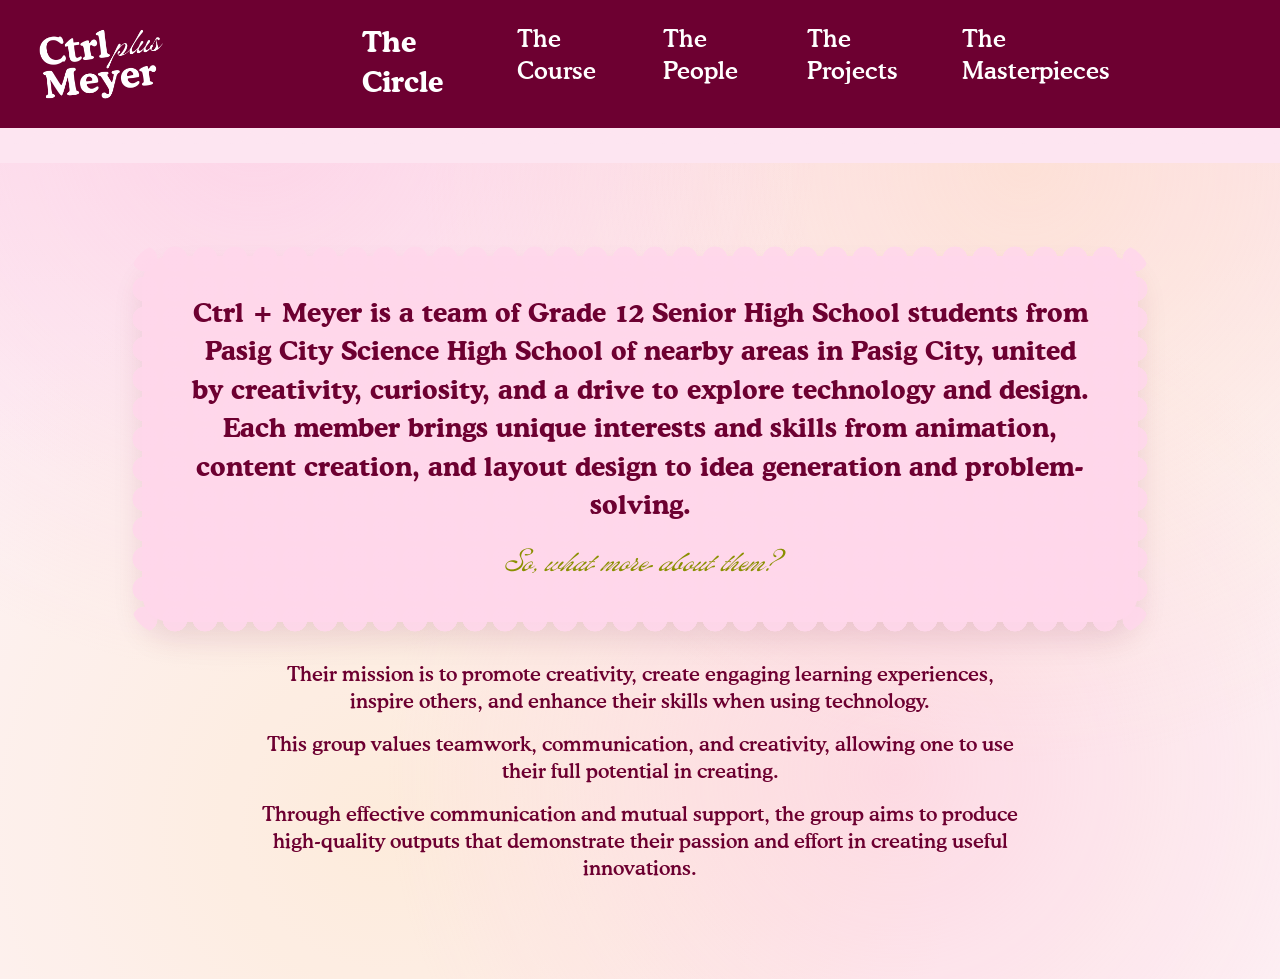
<file: A - circle.html>
<!DOCTYPE html>
<html lang="en">
<head>
    <meta charset="UTF-8">
    <meta name="viewport" content="width=device-width, initial-scale=1.0">
    <title>The Circle</title>
    <link rel="stylesheet" href="B - fonts.css">
    <link rel="stylesheet" href="B - circle_styles.css">
    <link rel="stylesheet" href="B - navstyles.css">
</head>
<body>

    <nav>
        <a href="index.html" class="logo-link">
            <img src="Images/Ctrl+Meyer (transparent).png" alt="EmpTech Logo" id="logo">
        </a>
        <ul>
            <li><a href="A - circle.html" class="active">The Circle</a></li>
            <li><a href="A - course.html">The Course</a></li>
            <li><a href="A - members.html">The People</a></li>
            <li><a href="A - projects.html">The Projects</a></li>
            <li><a href="A - masterpieces.html">The Masterpieces</a></li>
        </ul>
    </nav>

    <main>
        <section id="overview">
            <div class="overview-card">
                <p class="overview-lead">
                    Ctrl + Meyer is a team of Grade 12 Senior High School students from Pasig City Science High School
                    of nearby areas in Pasig City, united by creativity, curiosity, and a drive to explore technology
                    and design. Each member brings unique interests and skills from animation, content creation, and
                    layout design to idea generation and problem-solving.
                </p>
                <p class="overview-kicker">So, what more about them?</p>
            </div>

            <div class="overview-points">
                <p>Their mission is to promote creativity, create engaging learning experiences, inspire others, and enhance their skills when using technology.</p>
                <p>This group values teamwork, communication, and creativity, allowing one to use their full potential in creating.</p>
                <p>Through effective communication and mutual support, the group aims to produce high-quality outputs that demonstrate their passion and effort in creating useful innovations.</p>
            </div>
        </section>
    </main>

    <script src="page-transition.js"></script>
</body>
</html>
</file>
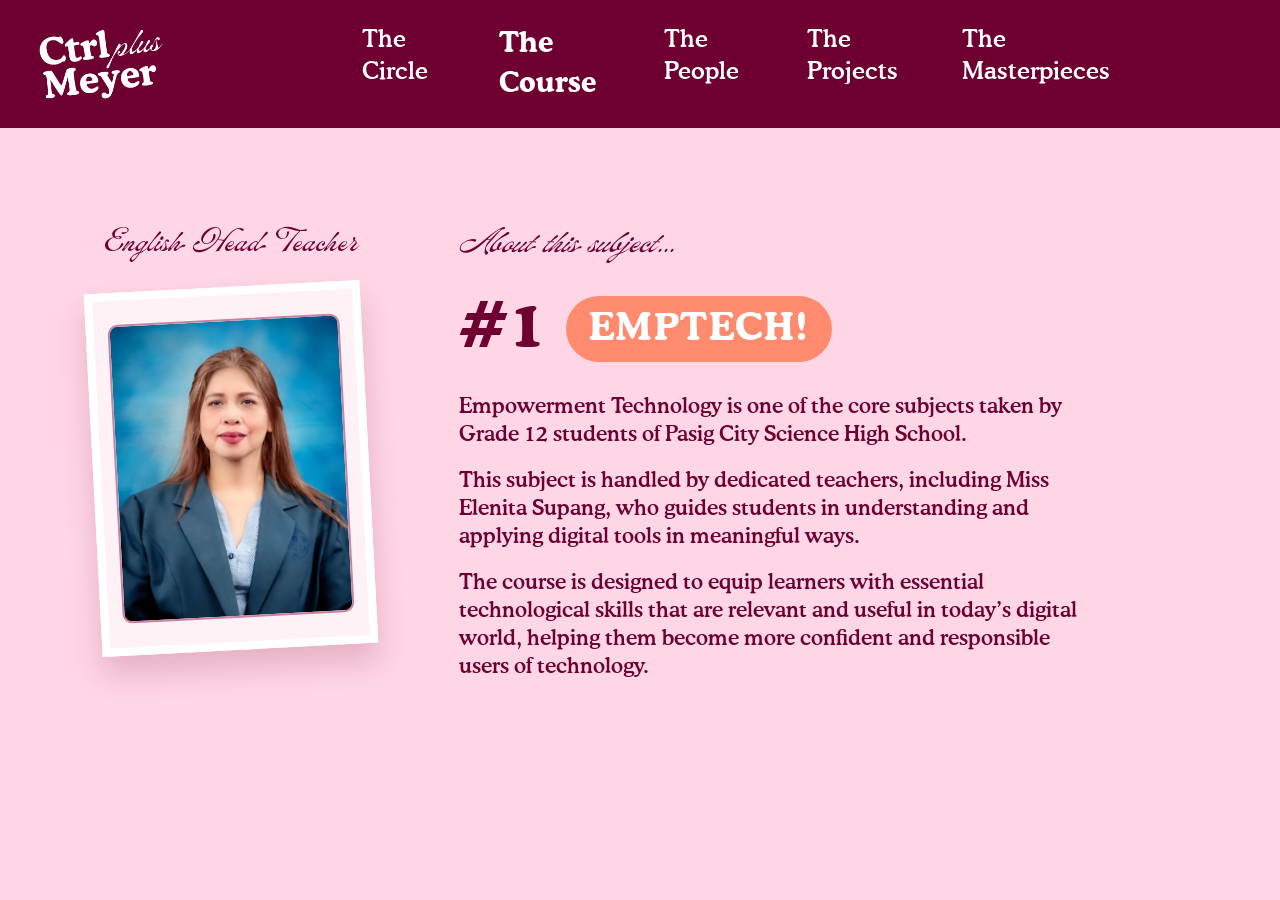
<file: A - course.html>
<!DOCTYPE html>
<html lang="en">
<head>
    <meta charset="UTF-8">
    <meta name="viewport" content="width=device-width, initial-scale=1.0">
    <title>The Course</title>
    <link rel="stylesheet" href="B - fonts.css">
    <link rel="stylesheet" href="B - course_styles.css">
    <link rel="stylesheet" href="B - navstyles.css">
</head>
<body>

    <nav>
        <a href="index.html" class="logo-link">
            <img src="Images/Ctrl+Meyer (transparent).png" alt="EmpTech Logo" id="logo">
        </a>
        <ul>
            <li><a href="A - circle.html">The Circle</a></li>
            <li><a href="A - course.html" class="active">The Course</a></li>
            <li><a href="A - members.html">The People</a></li>
            <li><a href="A - projects.html">The Projects</a></li>
            <li><a href="A - masterpieces.html">The Masterpieces</a></li>
        </ul>
    </nav>

    <main>
        <section id="course-tribute">
            <div class="tribute-left">
                <div class="teacher-title">
                    <p class="teacher-role">English Head Teacher</p>
                </div>
                <div class="photo-frame" aria-label="Teacher photo">
                    <img src="Profile Pictures/TEACHER/Miss Elen.png" alt="Miss Elen" class="teacher-photo">
                </div>
            </div>

            <div class="tribute-right">
                <p class="tribute-kicker">About this subject...</p>
                <div class="title-row">
                    <span class="title-number">#1</span>
                    <span class="title-pill">EMPTECH!</span>
                </div>

                <div class="tribute-copy">
                    <p>Empowerment Technology is one of the core subjects taken by Grade 12 students of Pasig City Science High School.</p>
                    <p>This subject is handled by dedicated teachers, including Miss Elenita Supang, who guides students in understanding and applying digital tools in meaningful ways.</p>
                    <p>The course is designed to equip learners with essential technological skills that are relevant and useful in today’s digital world, helping them become more confident and responsible users of technology.</p>
                </div>
            </div>
        </section>
    </main>

    <script src="page-transition.js"></script>
</body>
</html>
</file>
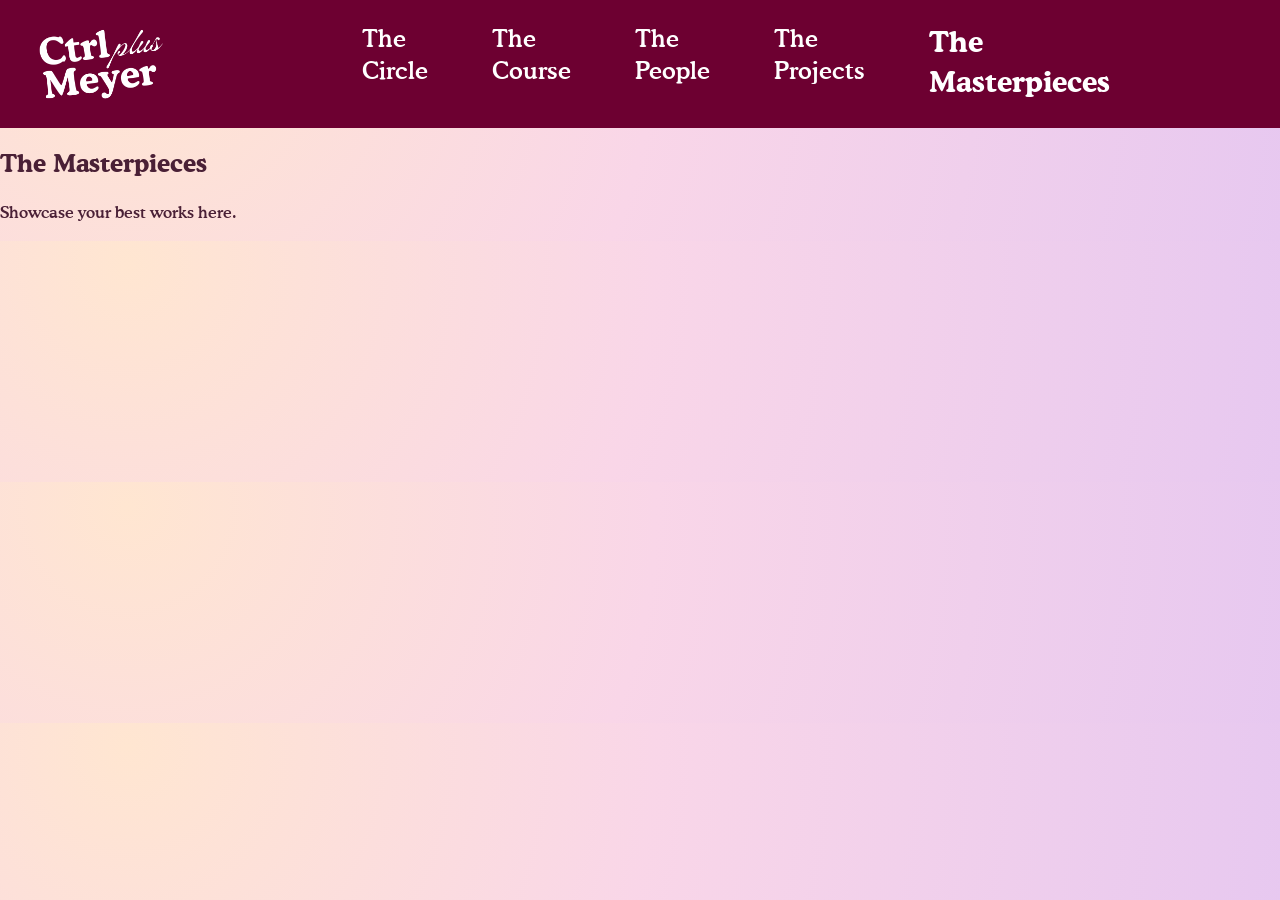
<file: A - masterpieces.html>
<!DOCTYPE html>
<html lang="en">
<head>
    <meta charset="UTF-8">
    <meta name="viewport" content="width=device-width, initial-scale=1.0">
    <title>Masterpieces</title>
    <link rel="stylesheet" href="B - fonts.css">
    <link rel="stylesheet" href="B - projects_styles.css">
    <link rel="stylesheet" href="B - navstyles.css">
</head>
<body>

    <nav>
        <a href="index.html" class="logo-link">
            <img src="Images/Ctrl+Meyer (transparent).png" alt="EmpTech Logo" id="logo">
        </a>
        <ul>
            <li><a href="A - circle.html">The Circle</a></li>
            <li><a href="A - course.html">The Course</a></li>
            <li><a href="A - members.html">The People</a></li>
            <li><a href="A - projects.html">The Projects</a></li>
            <li><a href="A - masterpieces.html" class="active">The Masterpieces</a></li>
        </ul>
    </nav>

    <main>
        <section id="masterpieces">
            <h2>The Masterpieces</h2>
            <p>Showcase your best works here.</p>
        </section>
    </main>

    <script src="page-transition.js"></script>
</body>
</html>
</file>
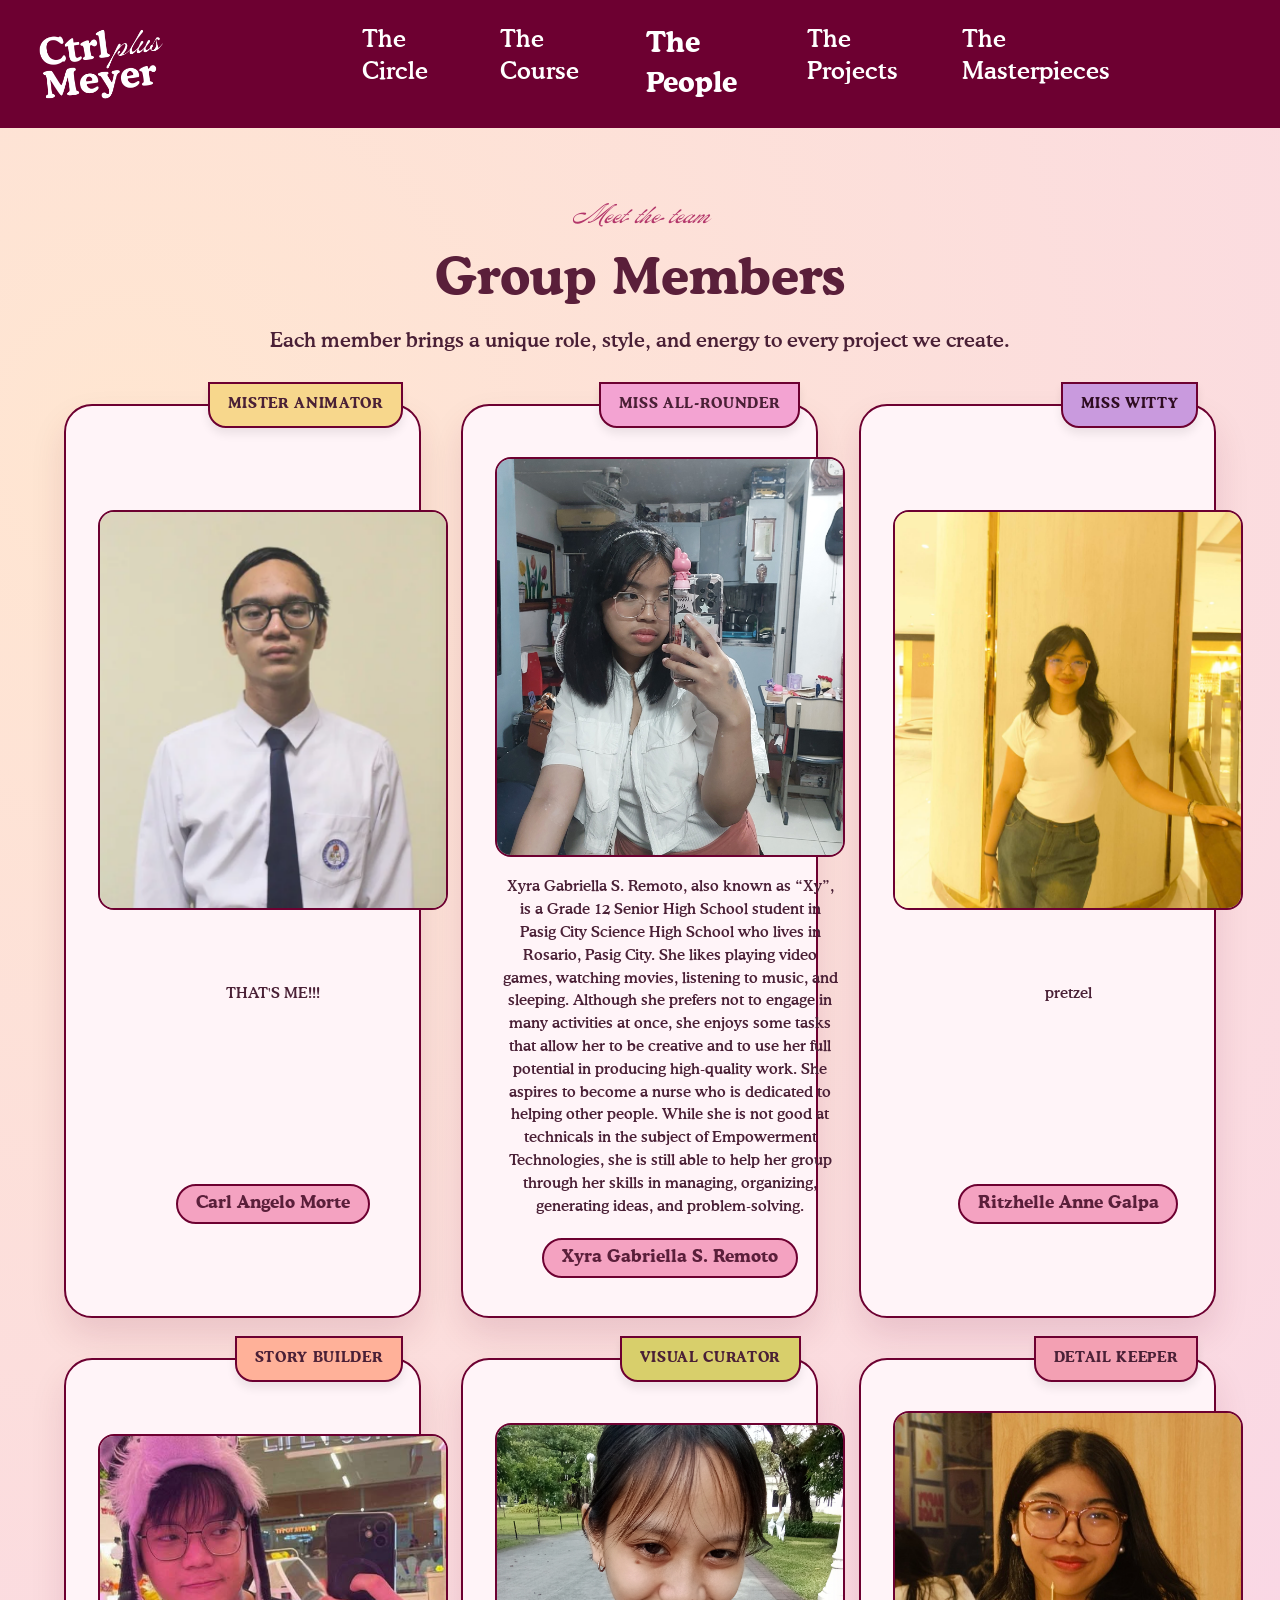
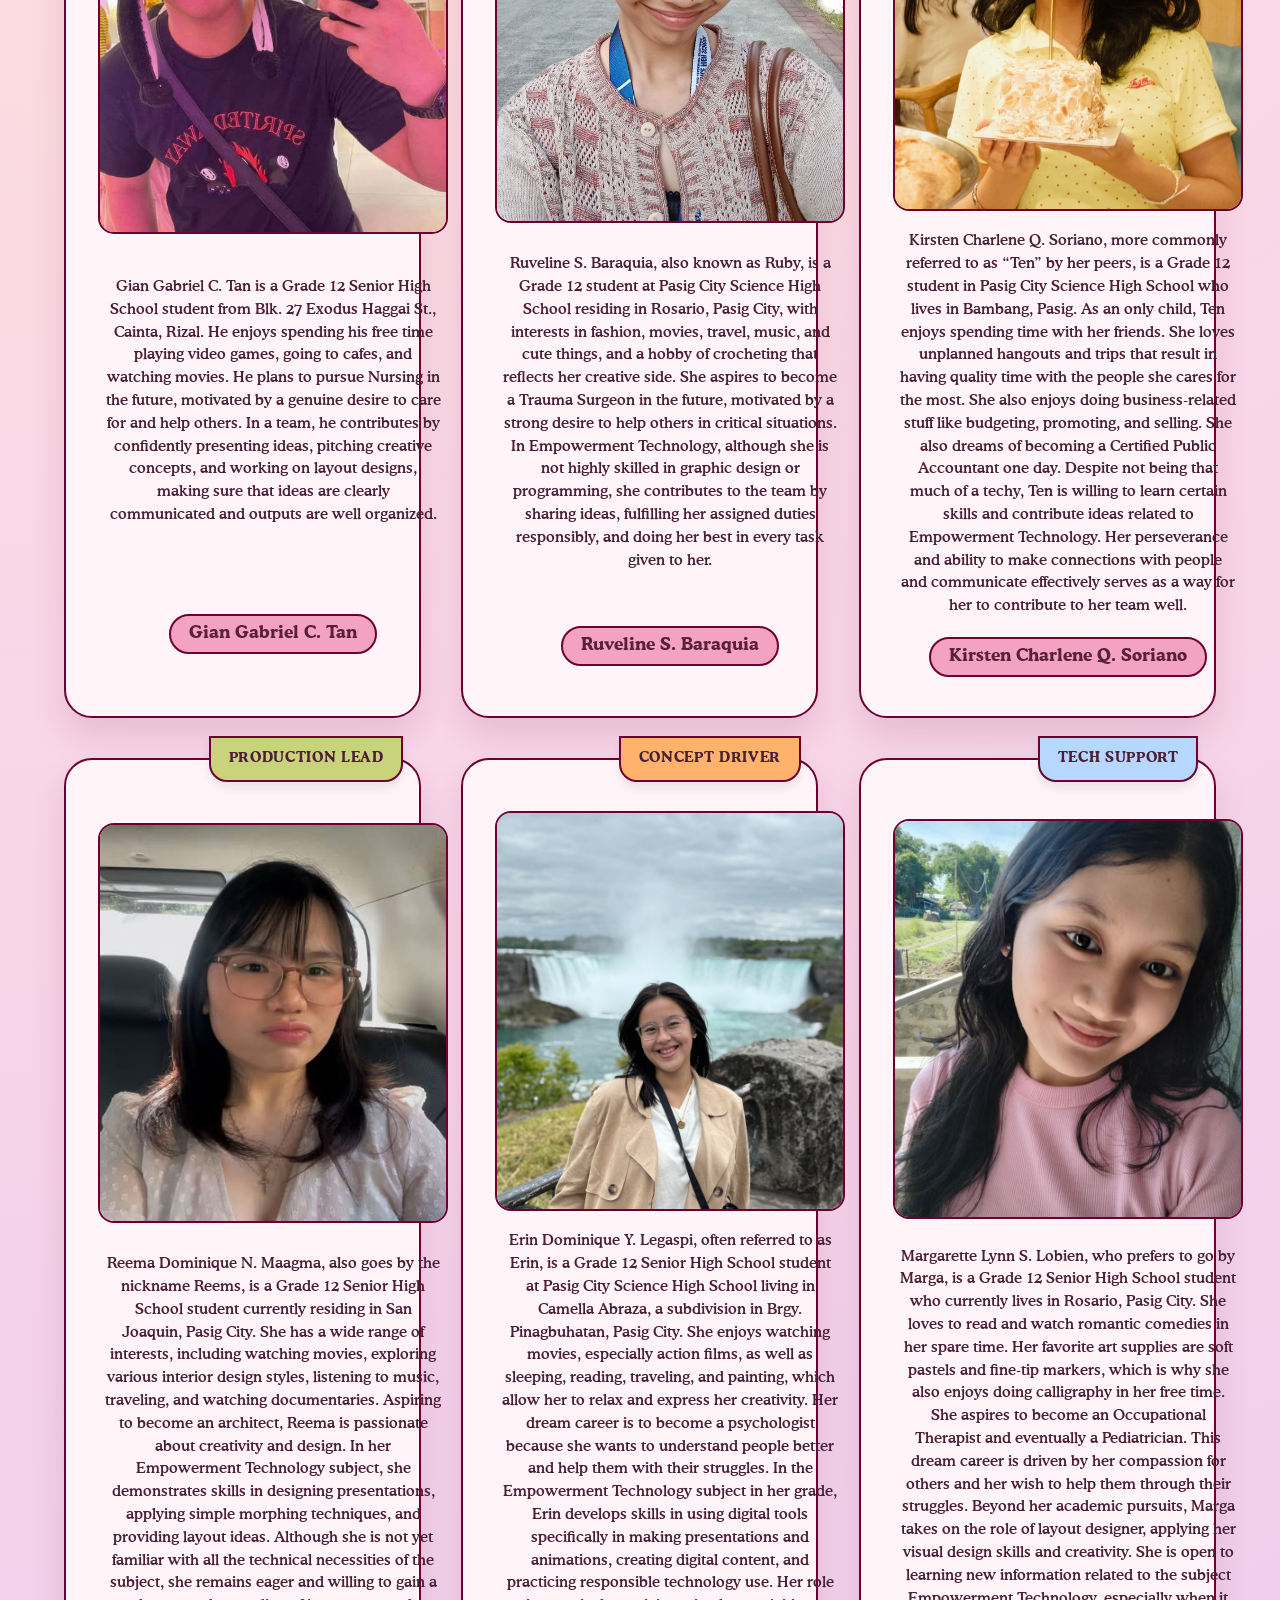
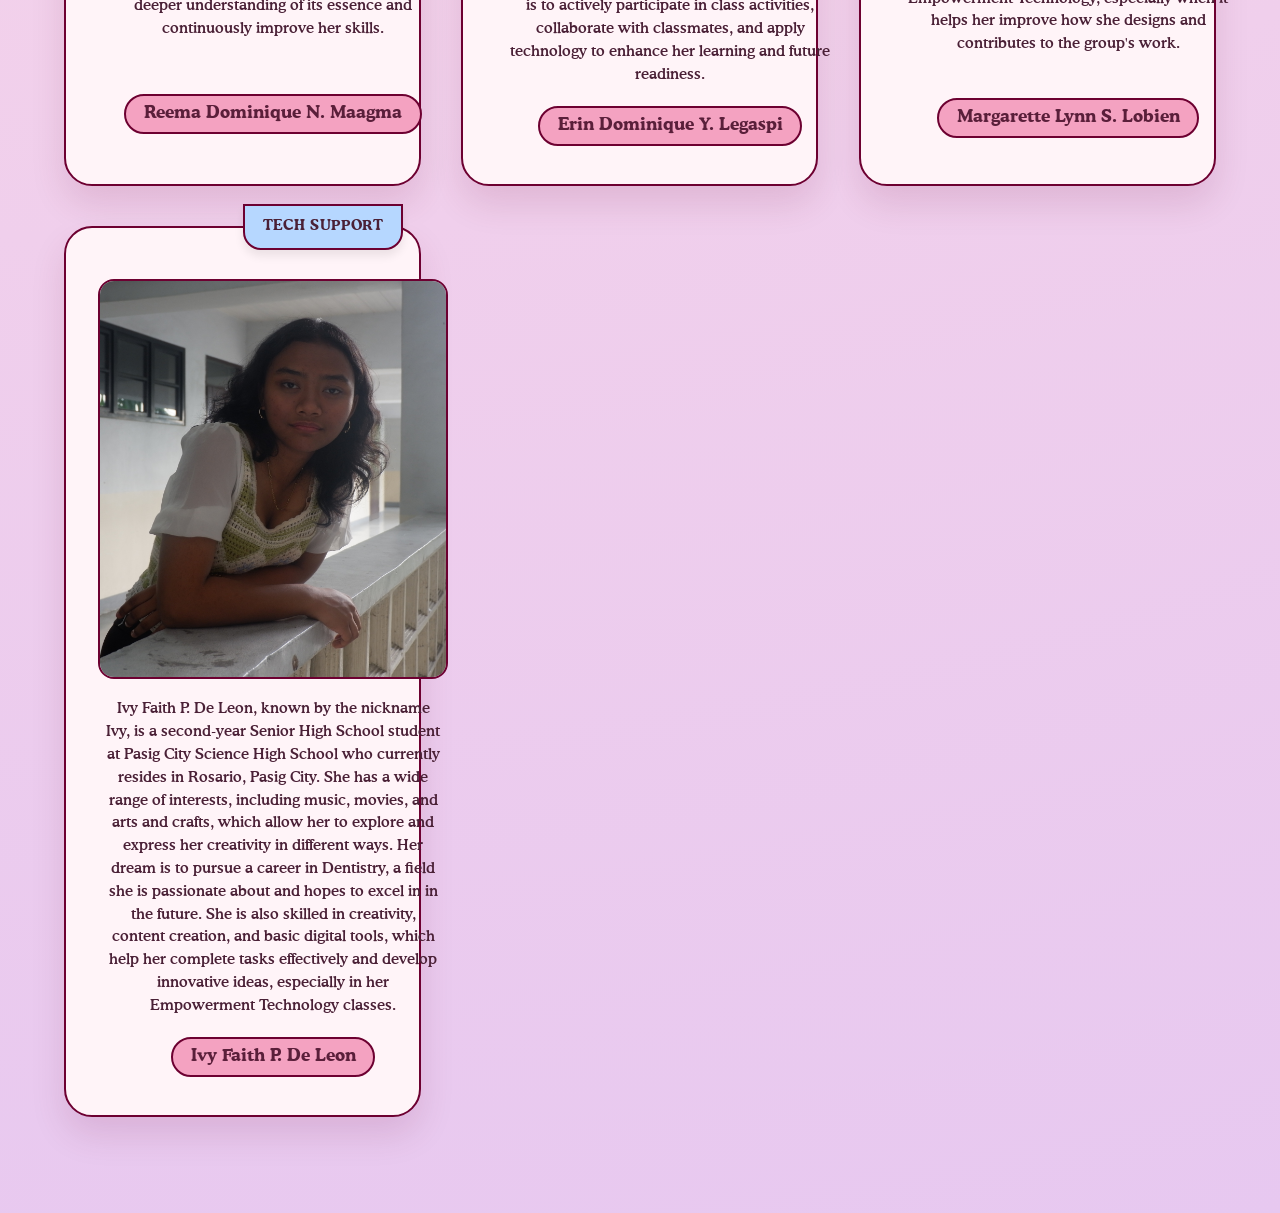
<file: A - members.html>
<!DOCTYPE html>
<html lang="en">
<head>
    <meta charset="UTF-8">
    <meta name="viewport" content="width=device-width, initial-scale=1.0">
    <title>Document</title>
    <link rel="stylesheet" href="B - fonts.css">
    <link rel="stylesheet" href="B - members_styles.css">
    <link rel="stylesheet" href="B - navstyles.css">
</head>


<body>

    <nav>
        <a href="index.html" class="logo-link">
            <img src="Images/Ctrl+Meyer (transparent).png" alt="EmpTech Logo" id="logo">
        </a>
        <ul>
            <li><a href="A - circle.html">The Circle</a></li>
            <li><a href="A - course.html">The Course</a></li>
            <li><a href="A - members.html" class="active">The People</a></li>
            <li><a href="A - projects.html">The Projects</a></li>
            <li><a href="A - masterpieces.html">The Masterpieces</a></li>
        </ul>
    </nav>
    
    <main id="members-page">
        <section id="members">
            <header class="members-header">
                <p class="members-kicker">Meet the team</p>
                <h1>Group Members</h1>
                <p class="members-sub">Each member brings a unique role, style, and energy to every project we create.</p>
            </header>

            <div class="members-grid">
                <article class="member-card">
                    <span class="member-badge badge-gold">Mister Animator</span>
                    <div class="member-photo">
                        <img src="Profile Pictures/MORTE/Screenshot 2026-01-16 082438.png" alt="Carl Angelo Morte">
                    </div>
                    <p class="member-desc">THAT'S ME!!!</p>
                    <h3 class="member-name">Carl Angelo Morte</h3>
                </article>

                <article class="member-card">
                    <span class="member-badge badge-pink">Miss All-Rounder</span>
                    <div class="member-photo">
                        <img src="Profile Pictures/REMOTO/20241225_202246.jpg" alt="Xyra Gabriella S. Remoto">
                    </div>
                    <p class="member-desc">Xyra Gabriella S. Remoto, also known as “Xy”, is a Grade 12 Senior High School student in Pasig City Science High School who lives in Rosario, Pasig City. She likes playing video games, watching movies, listening to music, and sleeping. Although she prefers not to engage in many activities at once, she enjoys some tasks that allow her to be creative and to use her full potential in producing high-quality work. She aspires to become a nurse who is dedicated to helping other people. While she is not good at technicals in the subject of Empowerment Technologies, she is still able to help her group through her skills in managing, organizing, generating ideas, and problem-solving.</p>
                    <h3 class="member-name">Xyra Gabriella S. Remoto</h3>
                </article>

                <article class="member-card">
                    <span class="member-badge badge-plum">Miss Witty</span>
                    <div class="member-photo">
                        <img src="Profile Pictures/GALPA/598872769_3425302010968278_1878443334382180223_n.jpg" alt="Ritzhelle Anne Galpa">
                    </div>
                    <p class="member-desc">pretzel</p>
                    <h3 class="member-name">Ritzhelle Anne Galpa</h3>
                </article>

                <article class="member-card">
                    <span class="member-badge badge-coral">Story Builder</span>
                    <div class="member-photo">
                        <img src="Profile Pictures/TAN/494329587_1217798403047147_8069802382029528300_n.jpg" alt="Gian Gian Gian">
                    </div>
                    <p class="member-desc">Gian Gabriel C. Tan is a Grade 12 Senior High School student from Blk. 27 Exodus Haggai St., Cainta, Rizal. He enjoys spending his free time playing video games, going to cafes, and watching movies. He plans to pursue Nursing in the future, motivated by a genuine desire to care for and help others. In a team, he contributes by confidently presenting ideas, pitching creative concepts, and working on layout designs, making sure that ideas are clearly communicated and outputs are well organized.</p>
                    <h3 class="member-name">Gian Gabriel C. Tan</h3>
                </article>

                <article class="member-card">
                    <span class="member-badge badge-olive">Visual Curator</span>
                    <div class="member-photo">
                        <img src="Profile Pictures/BARAQUIA/IMG_20260110_100844.jpg" alt="Ruveline S. Baraquia">
                    </div>
                    <p class="member-desc"> Ruveline S. Baraquia, also known as Ruby, is a Grade 12 student at Pasig City Science High School residing in Rosario, Pasig City, with interests in fashion, movies, travel, music, and cute things, and a hobby of crocheting that reflects her creative side. She aspires to become a Trauma Surgeon in the future, motivated by a strong desire to help others in critical situations. In Empowerment Technology, although she is not highly skilled in graphic design or programming, she contributes to the team by sharing ideas, fulfilling her assigned duties responsibly, and doing her best in every task given to her.</p>
                    <h3 class="member-name">Ruveline S. Baraquia</h3>
                </article>

                <article class="member-card">
                    <span class="member-badge badge-berry">Detail Keeper</span>
                    <div class="member-photo">
                        <img src="Profile Pictures/SORIANO/IMG_6634.JPG" alt="Kirsten Charlene Q. Soriano">
                    </div>
                    <p class="member-desc">Kirsten Charlene Q. Soriano, more commonly referred to as “Ten” by her peers, is a Grade 12 student in Pasig City Science High School who lives in Bambang, Pasig. As an only child, Ten enjoys spending time with her friends. She loves unplanned hangouts and trips that result in having quality time with the people she cares for the most. She also enjoys doing business-related stuff like budgeting, promoting, and selling. She also dreams of becoming a Certified Public Accountant one day. Despite not being that much of a techy, Ten is willing to learn certain skills and contribute ideas related to Empowerment Technology. Her perseverance and ability to make connections with people and communicate effectively serves as a way for her to contribute to her team well.</p>
                    <h3 class="member-name">Kirsten Charlene Q. Soriano</h3>
                </article>

                <article class="member-card">
                    <span class="member-badge badge-moss">Production Lead</span>
                    <div class="member-photo">
                        <img src="Images/ma.jpg" alt="Reema Dominique N. Maagma">
                    </div>
                    <p class="member-desc">Reema Dominique N. Maagma, also goes by the nickname Reems, is a Grade 12 Senior High School student currently residing in San Joaquin, Pasig City. She has a wide range of interests, including watching movies, exploring various interior design styles, listening to music, traveling, and watching documentaries. Aspiring to become an architect, Reema is passionate about creativity and design. In her Empowerment Technology subject, she demonstrates skills in designing presentations, applying simple morphing techniques, and providing layout ideas. Although she is not yet familiar with all the technical necessities of the subject, she remains eager and willing to gain a deeper understanding of its essence and continuously improve her skills.</p>
                    <h3 class="member-name">Reema Dominique N. Maagma</h3>
                </article>

                <article class="member-card">
                    <span class="member-badge badge-sunset">Concept Driver</span>
                    <div class="member-photo">
                        <img src="Profile Pictures/LEGASPI/614405092_1655518399157388_481585725632041814_n.jpg" alt="Erin Dominique Y. Legaspi">
                    </div>
                    <p class="member-desc">Erin Dominique Y. Legaspi, often referred to as Erin, is a Grade 12 Senior High School student at Pasig City Science High School living in Camella Abraza, a subdivision in Brgy. Pinagbuhatan, Pasig City. She enjoys watching movies, especially action films, as well as sleeping, reading, traveling, and painting, which allow her to relax and express her creativity. Her dream career is to become a psychologist because she wants to understand people better and help them with their struggles. In the Empowerment Technology subject in her grade, Erin develops skills in using digital tools specifically in making presentations and animations, creating digital content, and practicing responsible technology use. Her role is to actively participate in class activities, collaborate with classmates, and apply technology to enhance her learning and future readiness.</p>
                    <h3 class="member-name">Erin Dominique Y. Legaspi</h3>
                </article>

                <article class="member-card">
                    <span class="member-badge badge-sky">Tech Support</span>
                    <div class="member-photo">
                        <img src="Profile Pictures/LOBIEN/616111394_1402918308168736_6343322399382162710_n.jpg" alt="Margarette Lynn S. Lobien">
                    </div>
                    <p class="member-desc">Margarette Lynn S. Lobien, who prefers to go by Marga, is a Grade 12 Senior High School student who currently lives in Rosario, Pasig City. She loves to read and watch romantic comedies in her spare time. Her favorite art supplies are soft pastels and fine-tip markers, which is why she also enjoys doing calligraphy in her free time. She aspires to become an Occupational Therapist and eventually a Pediatrician. This dream career is driven by her compassion for others and her wish to help them through their struggles. Beyond her academic pursuits, Marga takes on the role of layout designer, applying her visual design skills and creativity. She is open to learning new information related to the subject Empowerment Technology, especially when it helps her improve how she designs and contributes to the group's work.</p>
                    <h3 class="member-name">Margarette Lynn S. Lobien</h3>
                </article>

                    <article class="member-card">
                    <span class="member-badge badge-sky">Tech Support</span>
                    <div class="member-photo">
                        <img src="Profile Pictures/DE LEON/IMG_20260115_202901.jpg" alt="Ivy Faith P. De Leon">
                    </div>
                    <p class="member-desc">Ivy Faith P. De Leon, known by the nickname Ivy, is a second-year Senior High School student at Pasig City Science High School who currently resides in Rosario, Pasig City. She has a wide range of interests, including music, movies, and arts and crafts, which allow her to explore and express her creativity in different ways. Her dream is to pursue a career in Dentistry, a field she is passionate about and hopes to excel in in the future. She is also skilled in creativity, content creation, and basic digital tools, which help her complete tasks effectively and develop innovative ideas, especially in her Empowerment Technology classes.</p>
                    <h3 class="member-name">Ivy Faith P. De Leon</h3>
                </article>
            </div>
        </section>
    </main>

    <script src="page-transition.js"></script>
</body>

</html>
</file>
<file: B - fonts.css>
@font-face {
    font-family: "Cooper BT";
    src: url("Fonts/Cooper_BT_Font_Family/CooperLtBT-Regular.ttf") format("truetype");
    font-weight: 300;
    font-style: normal;
    font-display: swap;
}

@font-face {
    font-family: "Cooper BT";
    src: url("Fonts/Cooper_BT_Font_Family/CooperLtBT-Italic.ttf") format("truetype");
    font-weight: 300;
    font-style: italic;
    font-display: swap;
}

@font-face {
    font-family: "Cooper BT";
    src: url("Fonts/Cooper_BT_Font_Family/CooperMdBT-Regular.ttf") format("truetype");
    font-weight: 500;
    font-style: normal;
    font-display: swap;
}

@font-face {
    font-family: "Cooper BT";
    src: url("Fonts/Cooper_BT_Font_Family/CooperMdBT-Italic.ttf") format("truetype");
    font-weight: 500;
    font-style: italic;
    font-display: swap;
}

@font-face {
    font-family: "Cooper BT";
    src: url("Fonts/Cooper_BT_Font_Family/CooperLtBT-Bold.ttf") format("truetype");
    font-weight: 700;
    font-style: normal;
    font-display: swap;
}

@font-face {
    font-family: "Cooper BT";
    src: url("Fonts/Cooper_BT_Font_Family/CooperLtBT-BoldItalic.ttf") format("truetype");
    font-weight: 700;
    font-style: italic;
    font-display: swap;
}

@font-face {
    font-family: "Cooper BT";
    src: url("Fonts/Cooper_BT_Font_Family/CooperBlkBT-Regular.ttf") format("truetype");
    font-weight: 900;
    font-style: normal;
    font-display: swap;
}

@font-face {
    font-family: "Cooper BT";
    src: url("Fonts/Cooper_BT_Font_Family/CooperBlkBT-Italic.ttf") format("truetype");
    font-weight: 900;
    font-style: italic;
    font-display: swap;
}

@font-face {
    font-family: "Lavonia";
    src:
        url("Fonts/Lavonia Font/EDLavonia-Regular.otf") format("opentype"),
        url("Fonts/Lavonia Font/EDLavonia-Regular.ttf") format("truetype");
    font-weight: 400;
    font-style: normal;
    font-display: swap;
}

:root {
    --font-body: "Cooper BT", "Georgia", serif;
    --font-display: "Lavonia", "Georgia", serif;
}

body {
    font-family: var(--font-body);
}
</file>
<file: B - circle_styles.css>
html {
    scroll-behavior: smooth;
}

body {
    margin: 0;
    padding: 0;
    box-sizing: border-box;
    font-family: var(--font-body);
    background: #fff;
    color: #333;
}



/* Overview Section Styles */


#overview {
    position: relative;
    padding: 8rem 1.5rem 6rem;
    display: grid;
    justify-items: center;
    gap: 2.5rem;
    color: #6d0031;
    background: linear-gradient(180deg, #fde5f1 0%, #fdf2f5 40%, #fdf2f5 100%);
    overflow: hidden;
}

#overview::before {
    content: "";
    position: absolute;
    inset: -20% 0 0;
    background:
        radial-gradient(circle at 20% 15%, rgba(255, 190, 220, 0.45), transparent 42%),
        radial-gradient(circle at 80% 20%, rgba(255, 215, 170, 0.40), transparent 46%),
        radial-gradient(circle at 70% 80%, rgba(255, 185, 205, 0.45), transparent 42%),
        radial-gradient(circle at 30% 85%, rgba(255, 225, 175, 0.40), transparent 46%);
    opacity: 0.9;
    pointer-events: none;
}

#overview::after {
    content: "";
    position: absolute;
    top: -1px;
    left: 0;
    right: 0;
    height: 36px;
    background:
        radial-gradient(circle at 18px -2px, #fde5f1 18px, transparent 19px) 0 0 / 36px 36px repeat-x,
        linear-gradient(#fde5f1, #fde5f1);
    pointer-events: none;
}

#overview > * {
    position: relative;
    z-index: 1;
}

.overview-card {
    max-width: 900px;
    background: #ffd7ea;
    padding: 2.5rem 3rem;
    text-align: center;
    box-shadow: 0 16px 30px rgba(109, 0, 49, 0.12);
    border-radius: 28px;
    position: relative;
}

.overview-card::before {
    content: "";
    position: absolute;
    inset: -12px;
    background:
        radial-gradient(circle, rgba(255, 215, 235, 0.9) 58%, transparent 60%) 0 0 / 30px 30px;
    border-radius: 34px;
    z-index: -1;
}

.overview-lead {
    font-size: clamp(1.25rem, 2.2vw, 1.6rem);
    line-height: 1.5;
    margin: 0 0 1.25rem;
    font-weight: 600;
}

.overview-kicker {
    font-family: var(--font-display);
    font-size: clamp(1.4rem, 2.6vw, 1.9rem);
    margin: 0;
    font-style: italic;
    color: #8a8f00;
}

.overview-points {
    max-width: 760px;
    display: grid;
    gap: 1rem;
    text-align: center;
    font-size: clamp(1.05rem, 1.8vw, 1.25rem);
}

.overview-points p {
    margin: 0;
}
</file>
<file: B - navstyles.css>
/*nav*/

nav {
    background-color: #6d0031;
    overflow: hidden;
    display: flex;
    flex-direction: row;
    align-items: center;
    gap: 1.5rem;
    padding: 0rem 1rem;
    position: sticky;
    top: 0;
    z-index: 1000;
}

body {
    opacity: 0;
    animation: page-fade-in 260ms ease forwards;
}

body.page-fade-out {
    opacity: 0;
    transition: opacity 220ms ease;
}

@keyframes page-fade-in {
    from { opacity: 0; }
    to { opacity: 1; }
}

@media (prefers-reduced-motion: reduce) {
    body {
        animation: none;
        opacity: 1;
    }

    body.page-fade-out {
        transition: none;
    }
}

nav ul {
    list-style-type: none;
    margin: 0;
    padding: 1rem 0;
    display: flex;
    flex-direction: row;
    flex: 0 1 60%;
    justify-content: center;
    gap: 4rem;
    margin-left: auto;
    margin-right: auto;
}

nav ul li {
    margin-right: 0;
}

nav ul li a {
    color: white;
    text-decoration: none;
    font-weight: 400;
    font-family: var(--font-body);
    font-size: 1.5rem;
    transition: transform 180ms ease, font-size 180ms ease;
    display: inline-block;
}   

nav ul li a:hover,
nav ul li a.active {
    font-size: 1.75rem;
}

nav ul li a.active {
    font-weight: 700;
}

#logo {
    height: 8rem;
    margin: 0px 20px;
    width: auto;
    display: block;
}
</file>
<file: B - course_styles.css>
body {
    margin: 0;
    padding: 0;
    box-sizing: border-box;
    font-family: var(--font-body);
    background: #ffd6e6;
    color: #6d0031;
}

/* Course Tribute Layout */

#course-tribute {
    display: grid;
    grid-template-columns: minmax(240px, 360px) minmax(320px, 1fr);
    gap: 3rem;
    align-items: start;
    padding: 6rem 4vw 5rem;
}

.tribute-left {
    display: grid;
    gap: 1.5rem;
    justify-items: center;
}

.teacher-title {
    text-align: center;
}

.teacher-role {
    font-family: var(--font-display);
    font-size: clamp(1.4rem, 2.6vw, 2rem);
    margin: 0;
}

.photo-frame {
    width: min(260px, 70vw);
    aspect-ratio: 3 / 4;
    background: #fff2f7;
    border: 8px solid #fff;
    box-shadow: 0 18px 30px rgba(109, 0, 49, 0.18);
    transform: rotate(-3deg);
    display: grid;
    place-items: center;
}

.teacher-photo {
    width: 88%;
    height: 85%;
    object-fit: cover;
    border-radius: 10px;
    border: 2px solid #c982a2;
    background: #ffe9f2;
}

.photo-placeholder {
    width: 88%;
    height: 85%;
    border: 2px dashed #c982a2;
    display: grid;
    place-items: center;
    font-weight: 600;
    color: #c982a2;
    background: #ffe9f2;
}

.tribute-right {
    display: grid;
    gap: 1.2rem;
    align-content: start;
}

.tribute-kicker {
    font-family: var(--font-display);
    font-size: clamp(1.6rem, 2.6vw, 2.2rem);
    margin: 0;
    font-style: italic;
}

.title-row {
    display: flex;
    align-items: center;
    gap: 1.25rem;
    flex-wrap: wrap;
}

.title-number {
    font-size: clamp(2.6rem, 5vw, 4rem);
    font-weight: 700;
}

.title-pill {
    background: #ff8b6f;
    color: #fff;
    padding: 0.35rem 1.4rem;
    border-radius: 999px;
    font-size: clamp(1.6rem, 3vw, 2.4rem);
    font-weight: 700;
    letter-spacing: 0.04em;
}

.tribute-copy {
    display: grid;
    gap: 1.1rem;
    font-size: clamp(1.05rem, 2vw, 1.3rem);
}

.tribute-copy p {
    margin: 0;
    max-width: 640px;
}

@media (max-width: 900px) {
    #course-tribute {
        grid-template-columns: 1fr;
        text-align: center;
        padding: 5rem 7vw 4rem;
    }

    .tribute-right {
        justify-items: center;
    }

    .tribute-copy p {
        max-width: 100%;
    }
}
</file>
<file: B - projects_styles.css>
html {
    scroll-behavior: smooth;
}

body {
    margin: 0;
    padding: 0;
    font-family: var(--font-body);
    background: radial-gradient(circle at 10% 10%, #ffe6d1 0%, #f9d6e8 45%, #e7c8f0 100%);
    color: #4a2036;
}

*,
*::before,
*::after {
    box-sizing: border-box;
}

main#projects-page {
    padding: 4.5rem 5vw 6rem;
}

#projects {
    display: grid;
    gap: 3rem;
}

.projects-header {
    text-align: center;
    max-width: 900px;
    margin: 0 auto;
    display: grid;
    gap: 0.6rem;
}

.projects-kicker {
    font-family: var(--font-display);
    font-size: clamp(1.2rem, 2.6vw, 1.7rem);
    margin: 0;
    color: #b3366a;
    font-style: italic;
}

.projects-header h1 {
    margin: 0;
    font-size: clamp(2.2rem, 4.2vw, 3.2rem);
    color: #5a1f3a;
}

.projects-sub {
    margin: 0;
    font-size: clamp(1rem, 2.1vw, 1.25rem);
    line-height: 1.5;
}

.projects-grid {
    display: grid;
    grid-template-columns: repeat(2, minmax(240px, 1fr));
    gap: 2.5rem;
    align-items: stretch;
}

.project-card {
    background: #fff4f8;
    border: 2px solid #6d0031;
    border-radius: 26px;
    padding: 1.8rem 1.8rem 2rem;
    display: grid;
    gap: 1.2rem;
    text-align: center;
    box-shadow: 0 18px 35px rgba(109, 0, 49, 0.12);
}

.project-media {
    border-radius: 18px;
    overflow: hidden;
    background: #f0e3ea;
    border: 2px solid #6d0031;
}

.project-media video {
    width: 100%;
    height: auto;
    display: block;
    aspect-ratio: 16 / 9;
    background: #f0e3ea;
}

.project-title {
    margin: 0;
    font-size: 1.1rem;
    font-weight: 700;
    color: #5a1f3a;
}

@media (max-width: 900px) {
    .projects-grid {
        grid-template-columns: 1fr;
    }
}
</file>
<file: B - members_styles.css>
html {
    scroll-behavior: smooth;
}

*,
*::before,
*::after {
    box-sizing: border-box;
}

body {
    margin: 0;
    padding: 0;
    font-family: var(--font-body);
    background: radial-gradient(circle at 10% 10%, #ffe6d1 0%, #f9d6e8 45%, #e7c8f0 100%);
    color: #4a2036;
}

main#members-page {
    padding: 4.5rem 5vw 6rem;
}

/* Members Section Styles */

#members {
    display: grid;
    gap: 3rem;
}

.members-header {
    text-align: center;
    max-width: 900px;
    margin: 0 auto;
    display: grid;
    gap: 0.6rem;
}

.members-kicker {
    font-family: var(--font-display);
    font-size: clamp(1.2rem, 2.6vw, 1.7rem);
    margin: 0;
    color: #b3366a;
    font-style: italic;
}

.members-header h1 {
    margin: 0;
    font-size: clamp(2.2rem, 4.2vw, 3.2rem);
    color: #5a1f3a;
}

.members-sub {
    margin: 0;
    font-size: clamp(1rem, 2.1vw, 1.25rem);
    line-height: 1.5;
}

.members-grid {
    display: grid;
    grid-template-columns: repeat(3, minmax(220px, 1fr));
    gap: 2.5rem;
    align-items: stretch;
}

.member-card {
    position: relative;
    background: #fff4f8;
    border: 2px solid #6d0031;
    border-radius: 28px;
    padding: 3.2rem 2rem 2.4rem;
    display: grid;
    gap: 1.2rem;
    text-align: center;
    min-height: 420px;
    box-shadow: 0 18px 35px rgba(109, 0, 49, 0.12);
    transform: translateY(18px) scale(0.98);
    opacity: 0;
    animation: card-rise 600ms ease forwards;
    transition: transform 220ms ease, box-shadow 220ms ease;
}

.member-card:hover {
    transform: translateY(-6px) scale(1);
    box-shadow: 0 24px 45px rgba(109, 0, 49, 0.18);
}

.member-badge {
    position: absolute;
    top: -24px;
    right: 16px;
    padding: 0.6rem 1.1rem 0.8rem;
    border-radius: 0 0 18px 18px;
    color: #4a2036;
    font-weight: 700;
    font-size: 0.85rem;
    text-transform: uppercase;
    letter-spacing: 0.05em;
    border: 2px solid #6d0031;
    background: #f7d78c;
    box-shadow: 0 6px 10px rgba(0, 0, 0, 0.08);
    transform-origin: top center;
    animation: badge-pop 480ms ease forwards;
}

.member-photo {
    display: grid;
    place-items: center;
}

.member-photo img {
    width: 350px;
    height: 400px;
    object-fit: cover;
    border-radius: 16px;
    border: 2px solid #6d0031;
    background: #f0e3ea;
    transition: transform 220ms ease, box-shadow 220ms ease;
}

.member-card:hover .member-photo img {
    transform: scale(1.04);
    box-shadow: 0 12px 18px rgba(109, 0, 49, 0.18);
}

.member-desc {
    margin: 0;
    font-size: 0.95rem;
    line-height: 1.5;
    padding: 0 0.4rem;
}

.member-name {
    margin: 0;
    font-size: 1.05rem;
    font-weight: 700;
    color: #5a1f3a;
    padding: 0.5rem 1.1rem;
    border-radius: 999px;
    background: #f4a2c1;
    border: 2px solid #6d0031;
    display: inline-flex;
    justify-content: center;
    align-items: center;
    justify-self: center;
    align-self: center;
    width: fit-content;
    max-width: 85%;
    text-align: center;
    line-height: 1.2;
    transition: transform 220ms ease, background 220ms ease;
}

.member-card:hover .member-name {
    transform: translateY(-2px);
    background: #f7b4cf;
}

.member-card:nth-child(1) { animation-delay: 0ms; }
.member-card:nth-child(2) { animation-delay: 80ms; }
.member-card:nth-child(3) { animation-delay: 160ms; }
.member-card:nth-child(4) { animation-delay: 240ms; }
.member-card:nth-child(5) { animation-delay: 320ms; }
.member-card:nth-child(6) { animation-delay: 400ms; }
.member-card:nth-child(7) { animation-delay: 480ms; }
.member-card:nth-child(8) { animation-delay: 560ms; }
.member-card:nth-child(9) { animation-delay: 640ms; }
.member-card:nth-child(10) { animation-delay: 720ms; }

@keyframes card-rise {
    0% {
        opacity: 0;
        transform: translateY(18px) scale(0.98);
    }
    100% {
        opacity: 1;
        transform: translateY(0) scale(1);
    }
}

@keyframes badge-pop {
    0% {
        transform: translateY(-10px) scale(0.94);
        opacity: 0;
    }
    100% {
        transform: translateY(0) scale(1);
        opacity: 1;
    }
}

@media (prefers-reduced-motion: reduce) {
    .member-card,
    .member-badge {
        animation: none;
        opacity: 1;
        transform: none;
    }

    .member-card,
    .member-photo img,
    .member-name {
        transition: none;
    }
}

.badge-gold { background: #f7d78c; }
.badge-pink { background: #f3a3d2; }
.badge-plum { background: #c99ade; color: #2f0d22; }
.badge-coral { background: #ffb199; }
.badge-olive { background: #d8cf6b; }
.badge-berry { background: #f3a0b3; }
.badge-moss { background: #c9d37c; }
.badge-sunset { background: #ffb26b; }
.badge-sky { background: #b6d7ff; }

@media (max-width: 1100px) {
    .members-grid {
        grid-template-columns: repeat(2, minmax(220px, 1fr));
    }
}

@media (max-width: 720px) {
    main#members-page {
        padding: 3.5rem 6vw 4.5rem;
    }

    .members-grid {
        grid-template-columns: 1fr;
    }

    .member-card {
        min-height: unset;
        padding: 3rem 1.6rem 2rem;
    }
}
</file>
